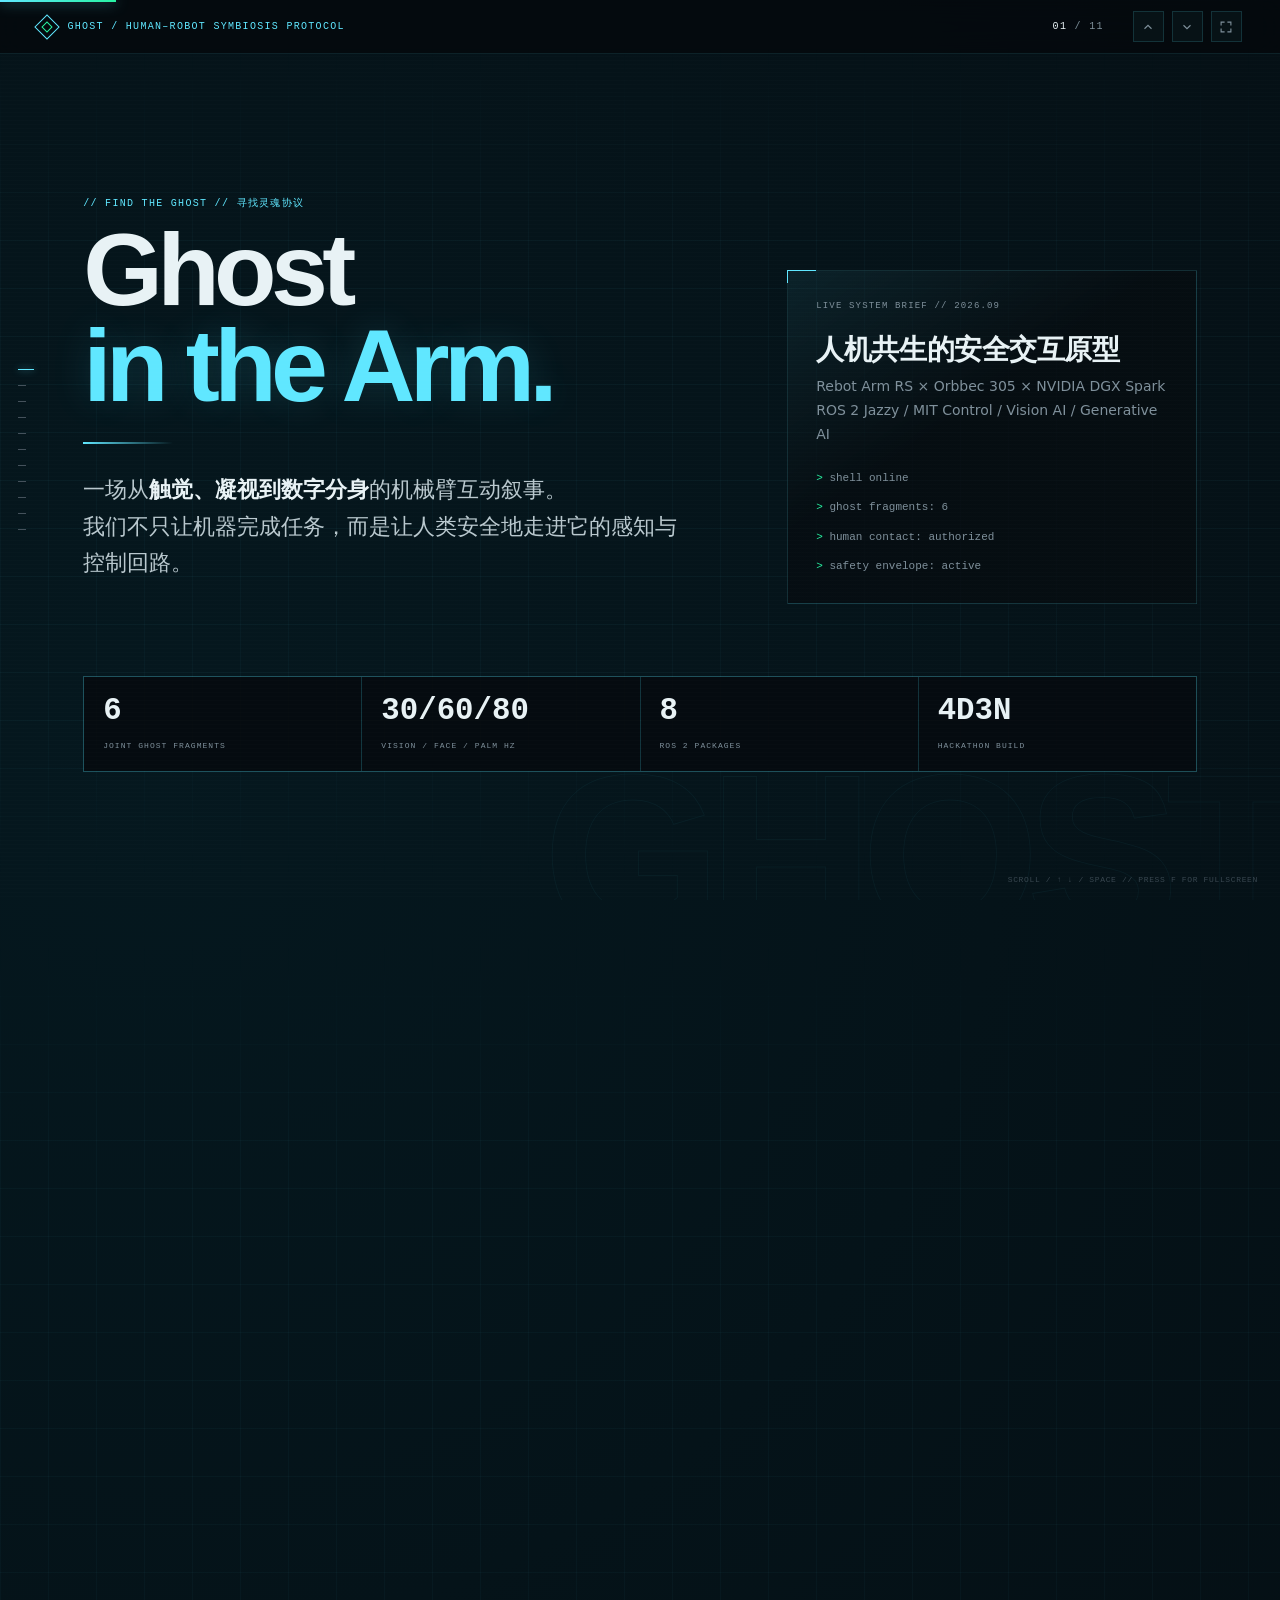
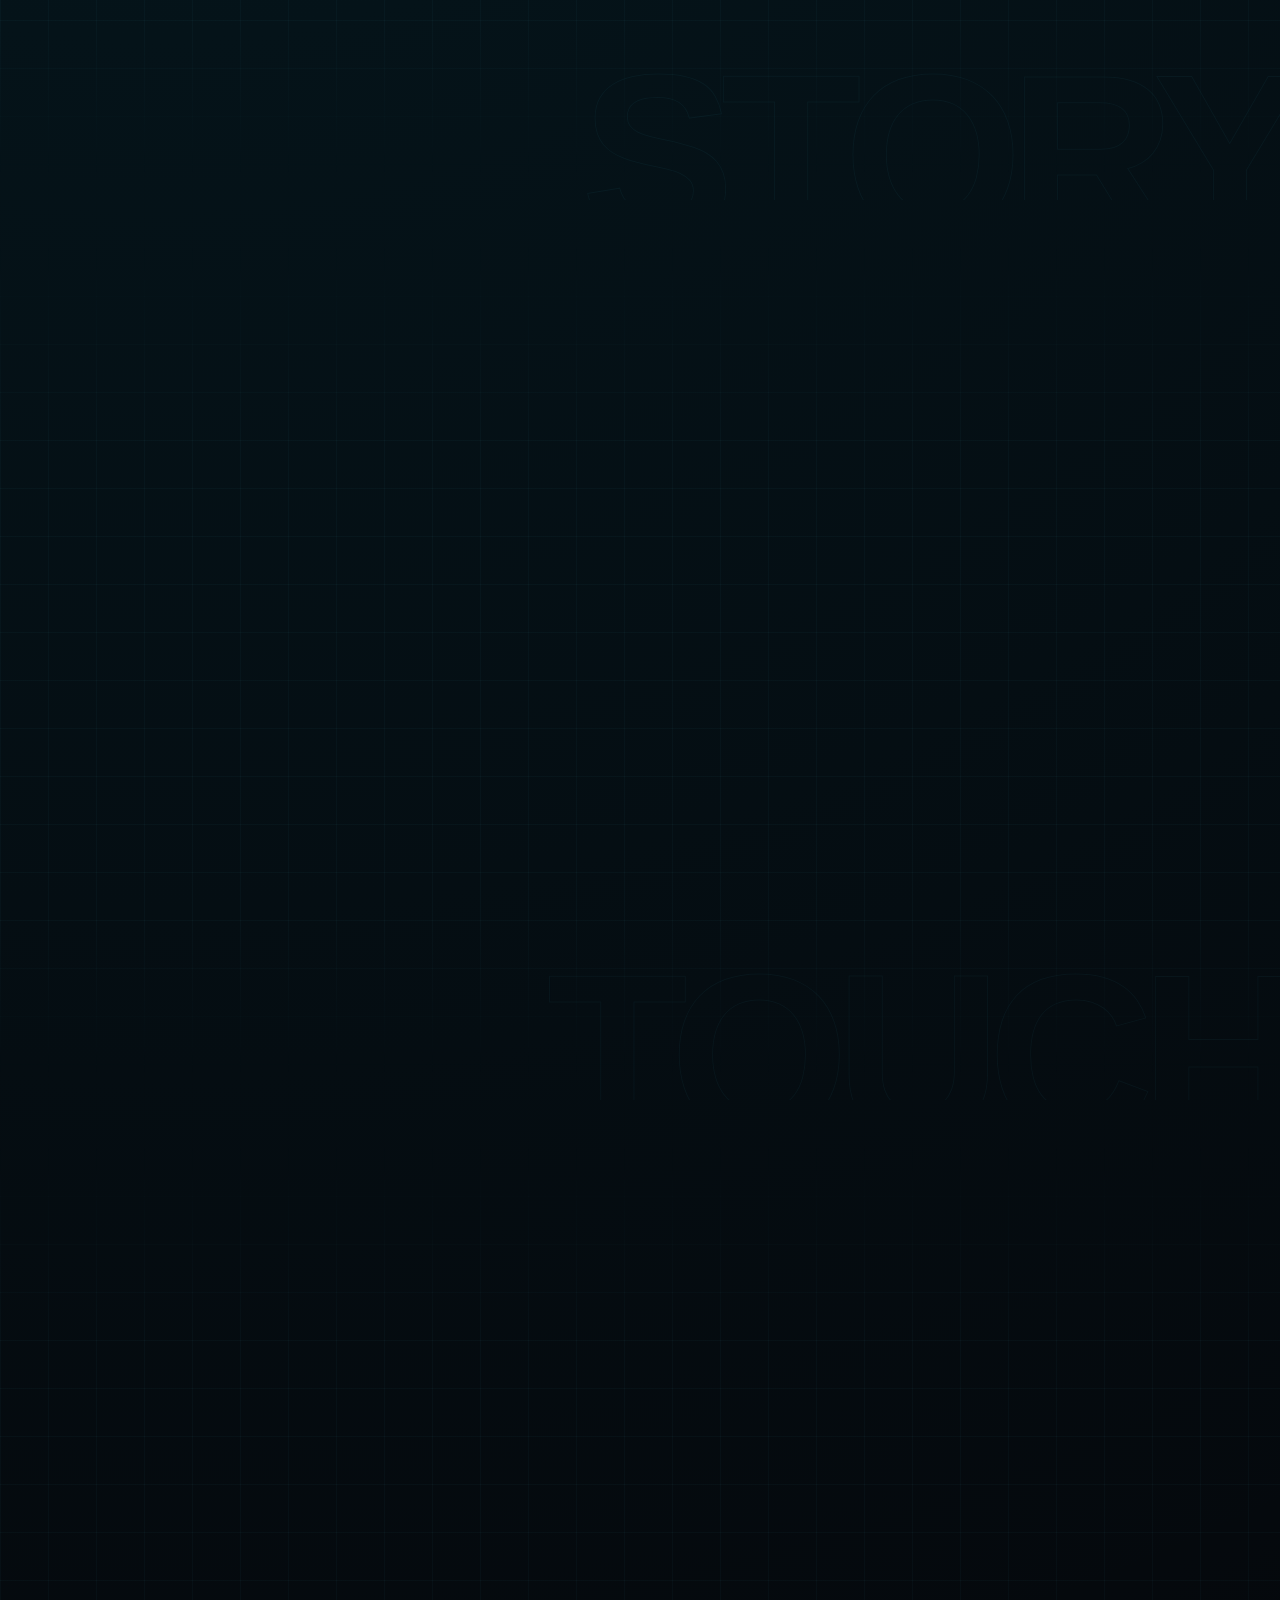
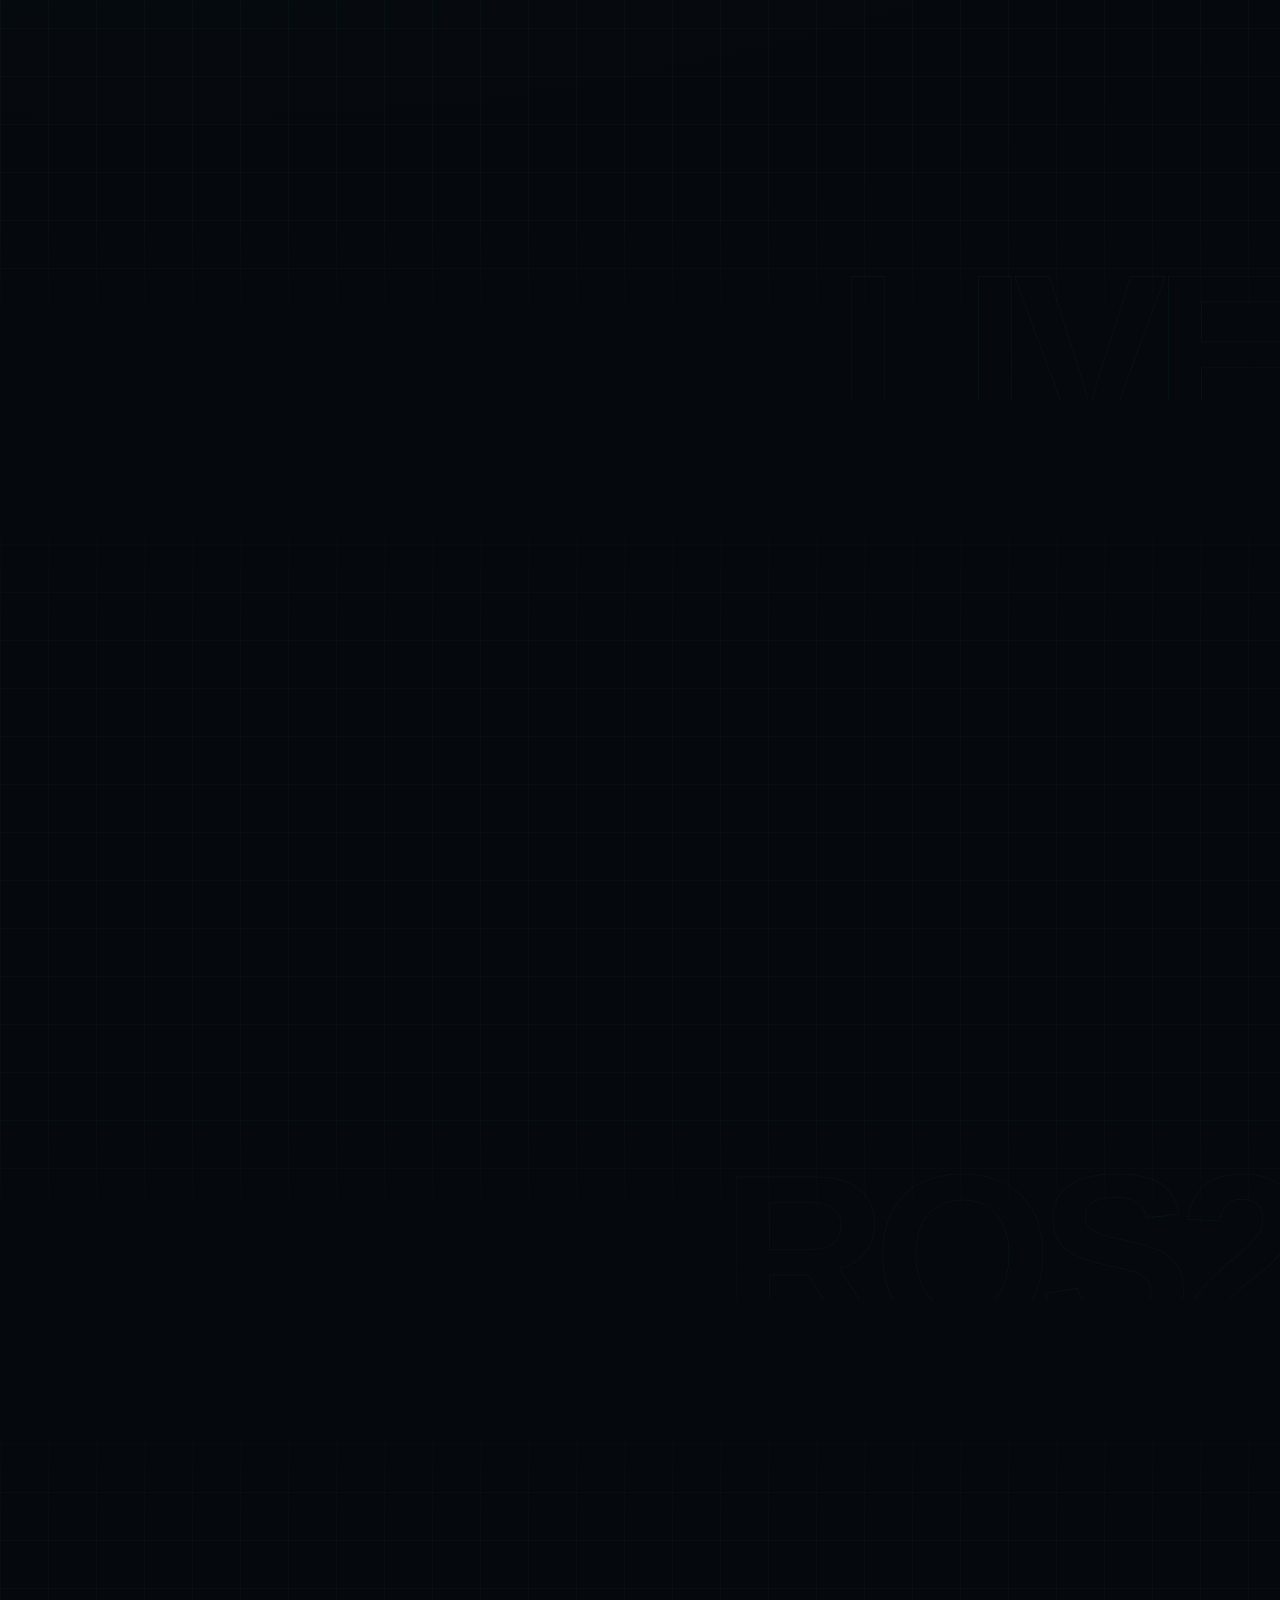
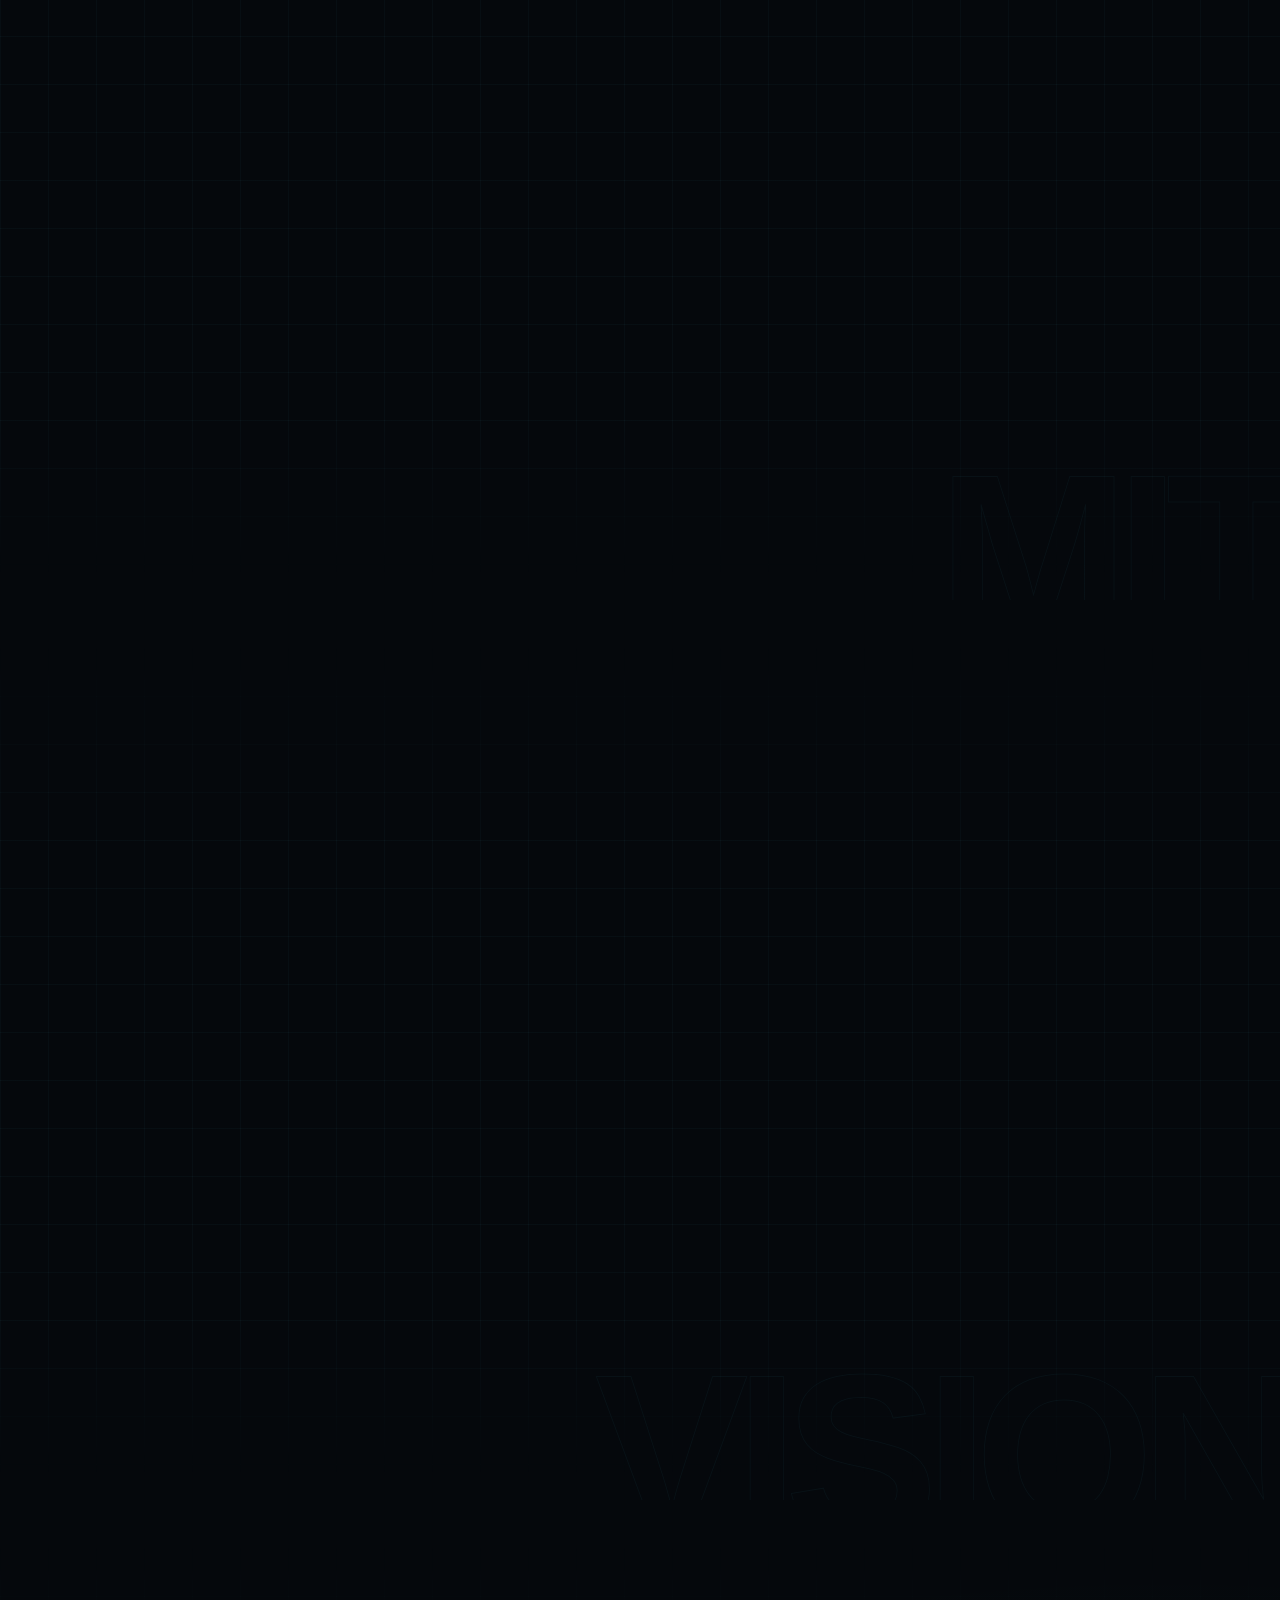
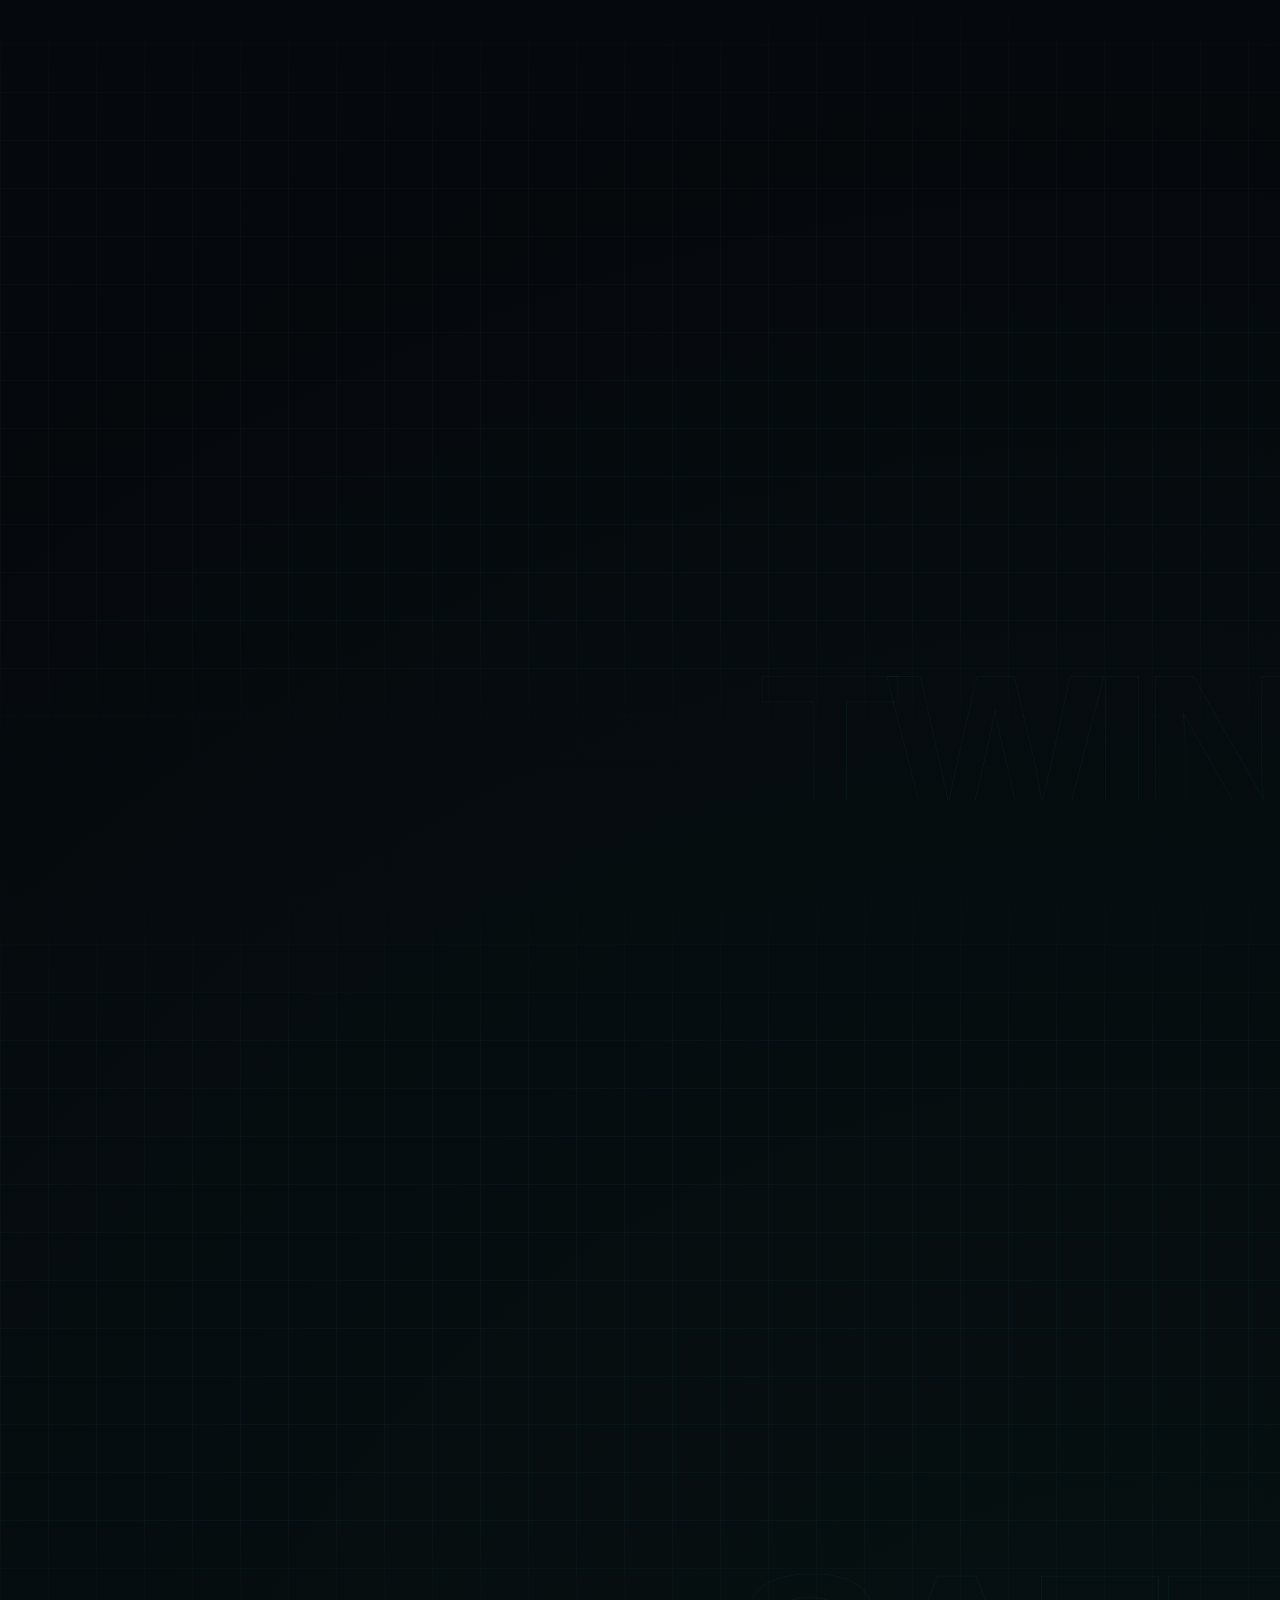
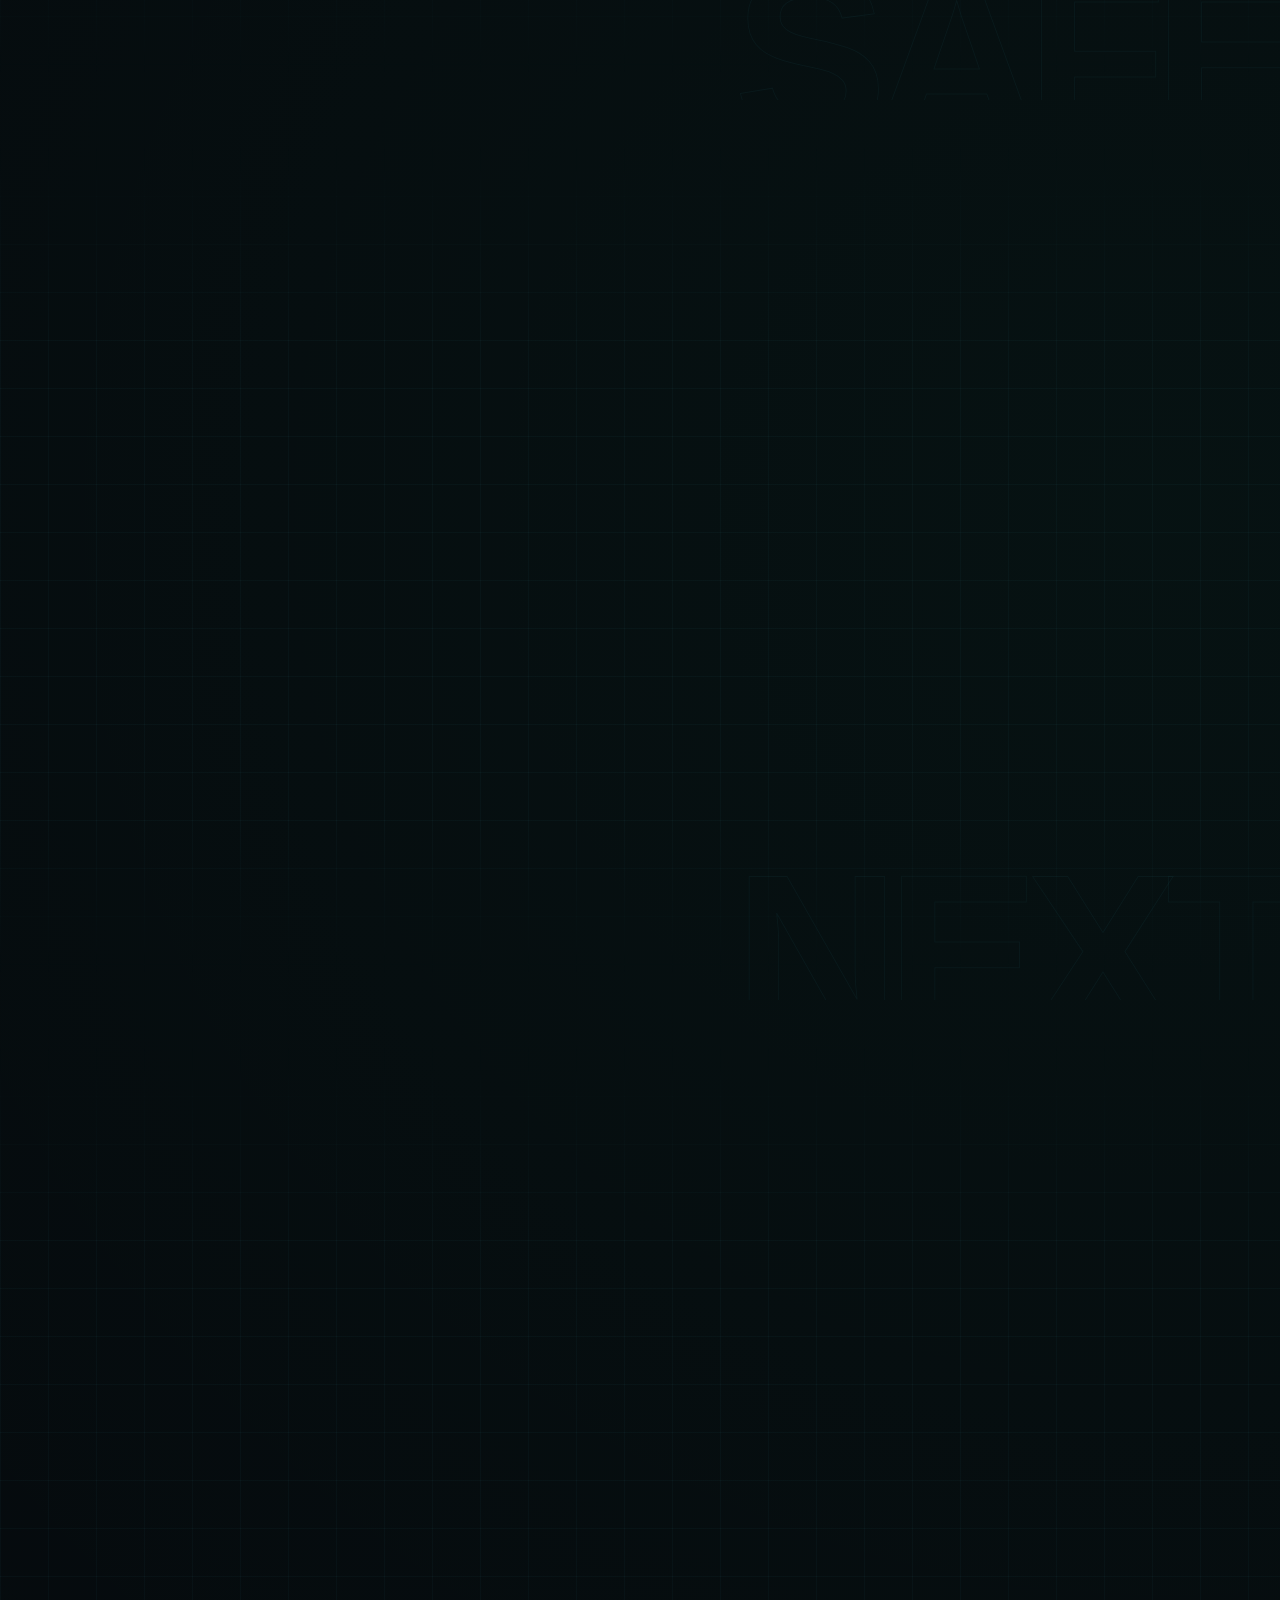
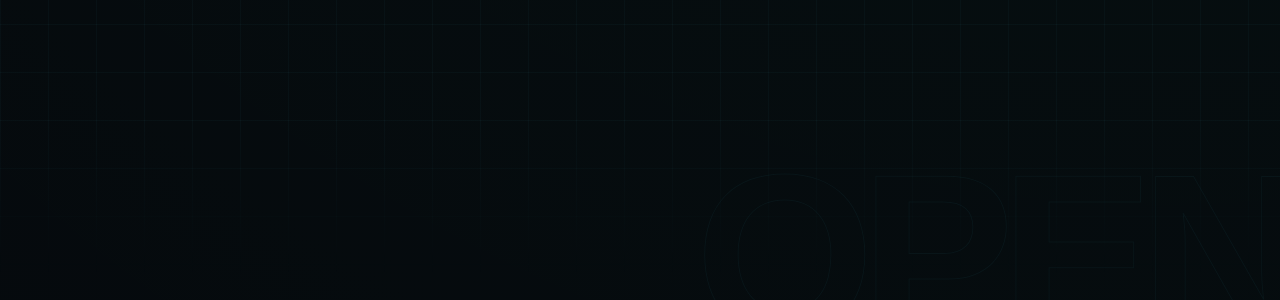
<file: ghost_game_orchestrator/web/roadshow.html>
<!doctype html>
<html lang="zh-CN">
<head>
  <meta charset="utf-8">
  <meta name="viewport" content="width=device-width, initial-scale=1">
  <meta name="theme-color" content="#070b10">
  <meta name="description" content="Ghost Game 机械臂人机共生互动装置路演介绍">
  <title>Ghost Game // 人机共生协议</title>
  <style>
    :root {
      --ink: #e8f2f5;
      --muted: #7f909b;
      --dim: #44515b;
      --void: #05080c;
      --shell: #091016;
      --panel: rgba(12, 22, 29, .84);
      --line: rgba(96, 231, 255, .15);
      --line-hot: rgba(96, 231, 255, .48);
      --cyan: #60e7ff;
      --cyan-2: #00b8dc;
      --green: #28f3a3;
      --amber: #ffd166;
      --red: #ff5370;
      --blue: #7699ff;
      --mono: "SFMono-Regular", "Cascadia Code", "Roboto Mono", Consolas, monospace;
      --sans: Inter, "PingFang SC", "Microsoft YaHei", system-ui, sans-serif;
      --display: "Arial Narrow", "PingFang SC", "Microsoft YaHei", sans-serif;
      --ease: cubic-bezier(.16, 1, .3, 1);
    }

    * { box-sizing: border-box; }
    html { scroll-behavior: smooth; scroll-snap-type: y mandatory; background: var(--void); }
    body {
      margin: 0;
      color: var(--ink);
      background:
        radial-gradient(circle at 12% 8%, rgba(0, 184, 220, .09), transparent 30%),
        radial-gradient(circle at 91% 86%, rgba(40, 243, 163, .045), transparent 26%),
        var(--void);
      font-family: var(--sans);
      overflow-x: hidden;
    }
    body::before {
      content: "";
      position: fixed;
      inset: 0;
      z-index: 20;
      pointer-events: none;
      opacity: .34;
      background: repeating-linear-gradient(0deg, transparent 0 3px, rgba(255,255,255,.012) 3px 4px);
      mix-blend-mode: screen;
    }
    a { color: inherit; }
    button { font: inherit; }
    ::selection { color: #001319; background: var(--cyan); }

    .deck-progress {
      position: fixed;
      z-index: 40;
      top: 0;
      left: 0;
      width: 0;
      height: 2px;
      background: linear-gradient(90deg, var(--cyan), var(--green));
      box-shadow: 0 0 14px rgba(96, 231, 255, .8);
      transition: width .35s var(--ease);
    }
    .topbar {
      position: fixed;
      z-index: 30;
      top: 0;
      right: 0;
      left: 0;
      display: flex;
      align-items: center;
      justify-content: space-between;
      height: 54px;
      padding: 0 clamp(18px, 3vw, 48px);
      border-bottom: 1px solid rgba(96, 231, 255, .11);
      background: rgba(5, 8, 12, .78);
      backdrop-filter: blur(14px);
    }
    .brand,
    .deck-counter,
    .eyebrow,
    .micro,
    .chip,
    .metric-label,
    .node-code,
    .section-index,
    .footnote { font-family: var(--mono); text-transform: uppercase; letter-spacing: .13em; }
    .brand { display: flex; align-items: center; gap: 11px; font-size: 10px; color: var(--cyan); }
    .brand-mark { position: relative; width: 18px; height: 18px; border: 1px solid var(--cyan); transform: rotate(45deg); }
    .brand-mark::after { content: ""; position: absolute; inset: 4px; border: 1px solid var(--green); }
    .top-actions { display: flex; align-items: center; gap: 8px; }
    .deck-counter { min-width: 72px; color: var(--muted); font-size: 10px; }
    .deck-counter b { color: var(--ink); font-weight: 500; }
    .icon-button {
      display: grid;
      place-items: center;
      width: 31px;
      height: 31px;
      border: 1px solid var(--line);
      background: rgba(96, 231, 255, .035);
      color: var(--muted);
      cursor: pointer;
      transition: color .2s, border-color .2s, background .2s;
    }
    .icon-button:hover { color: var(--cyan); border-color: var(--line-hot); background: rgba(96,231,255,.08); }
    .icon-button svg { width: 14px; height: 14px; fill: none; stroke: currentColor; stroke-width: 1.6; }

    .rail {
      position: fixed;
      z-index: 30;
      top: 50%;
      left: clamp(10px, 1.4vw, 24px);
      display: grid;
      gap: 8px;
      transform: translateY(-50%);
    }
    .rail a {
      position: relative;
      display: block;
      width: 16px;
      height: 8px;
      text-decoration: none;
    }
    .rail a::before {
      content: "";
      position: absolute;
      top: 3px;
      left: 0;
      width: 8px;
      height: 1px;
      background: var(--dim);
      transition: width .25s var(--ease), background .25s, box-shadow .25s;
    }
    .rail a.active::before { width: 16px; background: var(--cyan); box-shadow: 0 0 7px rgba(96,231,255,.7); }

    .slide {
      position: relative;
      min-height: 100svh;
      scroll-snap-align: start;
      scroll-snap-stop: always;
      display: grid;
      align-items: center;
      padding: 82px clamp(28px, 6.5vw, 112px) 50px;
      isolation: isolate;
      overflow: hidden;
    }
    .slide::before {
      content: "";
      position: absolute;
      z-index: -2;
      inset: 0;
      background-image:
        linear-gradient(rgba(96,231,255,.03) 1px, transparent 1px),
        linear-gradient(90deg, rgba(96,231,255,.03) 1px, transparent 1px);
      background-size: 48px 48px;
      mask-image: linear-gradient(to bottom, transparent 4%, black 27%, black 80%, transparent 98%);
    }
    .slide::after {
      content: attr(data-watermark);
      position: absolute;
      z-index: -1;
      right: -1vw;
      bottom: -3vw;
      color: transparent;
      -webkit-text-stroke: 1px rgba(96,231,255,.045);
      font: 800 clamp(90px, 18vw, 260px)/.72 var(--display);
      letter-spacing: -.06em;
      white-space: nowrap;
      pointer-events: none;
    }
    .slide-inner { width: min(1420px, 100%); margin: 0 auto; }
    .section-head { display: flex; align-items: flex-start; justify-content: space-between; gap: 28px; margin-bottom: clamp(24px, 3vw, 46px); }
    .section-index { color: var(--cyan); font-size: 10px; }
    .section-index::before { content: "[ "; color: var(--dim); }
    .section-index::after { content: " ]"; color: var(--dim); }
    .eyebrow { margin-bottom: 12px; color: var(--cyan); font-size: 10px; }
    h1, h2, h3, p { margin-top: 0; }
    h1, h2, h3 { font-family: var(--display); }
    h1 { max-width: 1040px; margin-bottom: 24px; font-size: clamp(52px, 8vw, 126px); line-height: .94; letter-spacing: -.055em; font-weight: 800; }
    h1 em { display: block; color: var(--cyan); font-style: normal; text-shadow: 0 0 38px rgba(96,231,255,.16); }
    h2 { margin-bottom: 0; font-size: clamp(34px, 4.4vw, 70px); line-height: 1.02; letter-spacing: -.035em; font-weight: 720; }
    h2 span { color: var(--cyan); }
    h3 { font-size: 20px; line-height: 1.25; letter-spacing: -.015em; }
    .lede { max-width: 900px; color: #b9c8ce; font-size: clamp(17px, 1.7vw, 24px); line-height: 1.68; }
    .lede strong { color: var(--ink); font-weight: 600; }
    .micro { color: var(--muted); font-size: 9px; line-height: 1.65; }
    .accent { color: var(--cyan); }
    .success { color: var(--green); }
    .warning { color: var(--amber); }
    .danger { color: var(--red); }

    .hero-grid { display: grid; grid-template-columns: minmax(0, 1.2fr) minmax(300px, .8fr); gap: clamp(38px, 7vw, 120px); align-items: end; }
    .hero-copy { padding-top: 4vh; }
    .hero-line { width: 90px; height: 2px; margin: 28px 0; background: linear-gradient(90deg, var(--cyan), transparent); }
    .hero-aside { position: relative; padding: 28px; border: 1px solid var(--line); background: linear-gradient(145deg, rgba(96,231,255,.07), rgba(6,12,16,.78) 42%); }
    .hero-aside::before, .panel::before, .story-card::before, .law-card::before {
      content: "";
      position: absolute;
      top: -1px;
      left: -1px;
      width: 28px;
      height: 12px;
      border-top: 1px solid var(--cyan);
      border-left: 1px solid var(--cyan);
    }
    .terminal-lines { display: grid; gap: 12px; margin-top: 24px; font: 11px/1.55 var(--mono); color: var(--muted); }
    .terminal-lines span::before { content: "> "; color: var(--green); }
    .hero-metrics { display: grid; grid-template-columns: repeat(4, 1fr); gap: 1px; margin-top: clamp(40px, 8vh, 100px); background: var(--line); border: 1px solid var(--line); }
    .metric { min-height: 92px; padding: 19px; background: rgba(5,8,12,.92); }
    .metric b { display: block; margin-bottom: 7px; color: var(--ink); font: 600 clamp(24px, 2.4vw, 40px)/1 var(--mono); }
    .metric-label { color: var(--muted); font-size: 8px; }

    .story-grid { display: grid; grid-template-columns: repeat(3, 1fr); gap: 18px; counter-reset: story; }
    .story-card {
      position: relative;
      min-height: 390px;
      padding: 28px;
      border: 1px solid var(--line);
      background: linear-gradient(180deg, rgba(96,231,255,.055), rgba(9,16,22,.78) 33%);
      counter-increment: story;
      transition: transform .35s var(--ease), border-color .35s, background .35s;
    }
    .story-card:hover { transform: translateY(-7px); border-color: var(--line-hot); background: linear-gradient(180deg, rgba(96,231,255,.11), rgba(9,16,22,.9) 38%); }
    .story-no { color: var(--cyan); font: 10px var(--mono); letter-spacing: .14em; }
    .story-no::after { content: "0" counter(story); }
    .story-card h3 { margin: 48px 0 14px; font-size: clamp(25px, 2.5vw, 36px); }
    .story-card h3 span { display: block; margin-top: 7px; color: var(--cyan); font: 10px var(--mono); letter-spacing: .14em; text-transform: uppercase; }
    .story-card p { color: #9dafb7; font-size: 15px; line-height: 1.8; }
    .story-signal { position: absolute; right: 25px; bottom: 24px; left: 25px; display: flex; align-items: center; gap: 8px; color: var(--muted); font: 9px var(--mono); letter-spacing: .08em; }
    .story-signal i { flex: 1; height: 1px; background: linear-gradient(90deg, var(--cyan), transparent); }

    .experience-layout { display: grid; grid-template-columns: .76fr 1.24fr; gap: clamp(32px, 6vw, 90px); align-items: center; }
    .quote-block { padding: 24px 0 24px 28px; border-left: 2px solid var(--cyan); color: #c5d2d7; font-size: clamp(20px, 2.1vw, 30px); line-height: 1.55; }
    .fragment-rack { display: grid; gap: 12px; }
    .fragment-row { display: grid; grid-template-columns: 54px 1fr 116px; align-items: center; gap: 14px; padding: 15px 17px; border: 1px solid var(--line); background: rgba(9,16,22,.72); }
    .fragment-row b { font: 13px var(--mono); color: var(--cyan); }
    .fragment-track { position: relative; height: 4px; overflow: hidden; background: rgba(255,255,255,.07); }
    .fragment-track i { display: block; width: var(--level); height: 100%; background: linear-gradient(90deg, var(--cyan-2), var(--green)); box-shadow: 0 0 12px rgba(40,243,163,.38); }
    .fragment-state { text-align: right; color: var(--muted); font: 9px var(--mono); letter-spacing: .09em; }
    .fragment-row.locked { border-color: rgba(40,243,163,.28); }
    .fragment-row.locked .fragment-state { color: var(--green); }
    .state-strip { display: flex; align-items: center; gap: 8px; margin-top: 20px; flex-wrap: wrap; }
    .chip { padding: 8px 10px; border: 1px solid var(--line); color: var(--muted); font-size: 8px; }
    .chip.hot { color: var(--green); border-color: rgba(40,243,163,.32); background: rgba(40,243,163,.045); }
    .state-arrow { color: var(--dim); }

    .live-layout { display: grid; grid-template-columns: minmax(260px,.54fr) minmax(0,1.46fr); gap: clamp(38px,6vw,92px); align-items: center; }
    .live-screen {
      position: relative;
      justify-self: center;
      height: min(68svh, 650px);
      aspect-ratio: 998 / 1801;
      overflow: hidden;
      border: 1px solid rgba(96,231,255,.48);
      background: #0c1117;
      box-shadow: 0 0 0 7px rgba(7,13,18,.86), 0 0 0 8px rgba(96,231,255,.12), 0 28px 80px rgba(0,0,0,.52);
      color: inherit;
      text-decoration: none;
    }
    .live-screen::before, .live-screen::after { content: ""; position: absolute; z-index: 2; pointer-events: none; }
    .live-screen::before { inset: 0; background: linear-gradient(90deg, rgba(96,231,255,.1), transparent 8%, transparent 92%, rgba(96,231,255,.06)); box-shadow: inset 0 0 34px rgba(0,0,0,.36); }
    .live-screen::after { top: 8px; right: 8px; width: 6px; height: 6px; border-radius: 50%; background: var(--green); box-shadow: 0 0 9px var(--green); }
    .live-screen img { display: block; width: 100%; height: 100%; object-fit: cover; }
    .live-screen-label { position: absolute; z-index: 3; right: 10px; bottom: 9px; padding: 6px 8px; border: 1px solid rgba(96,231,255,.22); background: rgba(5,8,12,.86); color: var(--cyan); font: 7px var(--mono); letter-spacing: .1em; }
    .live-copy .lede { max-width: 780px; margin: 22px 0 25px; font-size: clamp(15px,1.45vw,20px); }
    .live-status { display: flex; flex-wrap: wrap; gap: 8px; margin-bottom: 18px; }
    .live-status span { padding: 8px 10px; border: 1px solid rgba(40,243,163,.2); background: rgba(40,243,163,.035); color: #78c2a5; font: 8px var(--mono); letter-spacing: .08em; }
    .live-map { display: grid; grid-template-columns: repeat(3,1fr); gap: 11px; counter-reset: live-zone; }
    .live-zone { position: relative; min-height: 162px; padding: 20px; border: 1px solid var(--line); background: rgba(9,16,22,.8); counter-increment: live-zone; }
    .live-zone::before { content: "0" counter(live-zone); display: block; margin-bottom: 28px; color: var(--cyan); font: 9px var(--mono); }
    .live-zone h3 { margin-bottom: 9px; font-size: 18px; }
    .live-zone p { margin: 0; color: var(--muted); font-size: 12px; line-height: 1.65; }
    .live-flow { display: flex; align-items: center; gap: 12px; margin-top: 15px; color: var(--muted); font: 8px var(--mono); letter-spacing: .08em; }
    .live-flow i { flex: 1; height: 1px; background: linear-gradient(90deg, var(--cyan), var(--green)); opacity: .55; }

    .architecture {
      display: grid;
      grid-template-columns: 1fr 36px 1.08fr 36px 1fr 36px .86fr;
      align-items: stretch;
      gap: 0;
    }
    .arch-column { display: grid; gap: 11px; align-content: center; }
    .arch-title { margin-bottom: 5px; color: var(--muted); font: 9px var(--mono); letter-spacing: .12em; text-transform: uppercase; }
    .arch-node { position: relative; padding: 17px; border: 1px solid var(--line); background: var(--panel); }
    .arch-node.primary { border-color: rgba(96,231,255,.42); background: linear-gradient(135deg, rgba(96,231,255,.1), rgba(9,16,22,.86)); }
    .arch-node.cloud { border-style: dashed; }
    .arch-node strong { display: block; margin-bottom: 6px; font-size: 14px; font-weight: 600; }
    .node-code { color: var(--muted); font-size: 7px; line-height: 1.5; }
    .arch-arrow { display: grid; place-items: center; color: var(--cyan); font: 18px var(--mono); opacity: .65; }
    .bus { grid-column: 1 / -1; display: flex; align-items: center; gap: 14px; margin-top: 20px; padding: 12px 18px; border: 1px solid rgba(118,153,255,.22); background: rgba(118,153,255,.04); color: #9eb2ff; font: 9px var(--mono); letter-spacing: .09em; }
    .bus i { flex: 1; height: 1px; background: linear-gradient(90deg, rgba(118,153,255,.1), rgba(118,153,255,.7), rgba(118,153,255,.1)); }

    .mit-layout { display: grid; grid-template-columns: minmax(290px,.72fr) minmax(560px,1.28fr); gap: clamp(30px,5vw,72px); align-items: center; }
    .formula { margin: 26px 0; padding: 22px 20px; border: 1px solid var(--line-hot); background: rgba(96,231,255,.055); font: clamp(17px,1.75vw,26px)/1.5 var(--mono); color: var(--cyan); white-space: nowrap; }
    .formula small { display: block; margin-top: 10px; color: var(--muted); font-size: 9px; letter-spacing: .08em; white-space: normal; }
    .mode-buttons { display: flex; gap: 8px; flex-wrap: wrap; }
    .mode-button { padding: 9px 12px; border: 1px solid var(--line); background: transparent; color: var(--muted); font: 9px var(--mono); cursor: pointer; }
    .mode-button.active { color: var(--cyan); border-color: var(--line-hot); background: rgba(96,231,255,.08); }
    .control-stack { display: grid; gap: 12px; }
    .stack-layer { position: relative; display: grid; grid-template-columns: 112px 1fr; min-height: 92px; border: 1px solid var(--line); background: rgba(9,16,22,.84); transition: opacity .25s, border-color .25s, transform .25s; }
    .stack-label { display: grid; place-items: center; padding: 14px; border-right: 1px solid var(--line); color: var(--cyan); font: 9px/1.5 var(--mono); letter-spacing: .1em; text-align: center; }
    .stack-content { display: grid; grid-template-columns: repeat(3, 1fr); gap: 9px; align-items: center; padding: 12px; }
    .stack-box { min-height: 58px; padding: 11px; border: 1px solid rgba(255,255,255,.08); background: rgba(255,255,255,.018); }
    .stack-box b { display: block; margin-bottom: 4px; font: 10px var(--mono); color: #c9d6da; }
    .stack-box small { color: var(--muted); font: 8px/1.55 var(--mono); }
    .stack-layer.output { border-color: rgba(40,243,163,.34); }
    .stack-layer.output .stack-label { color: var(--green); border-color: rgba(40,243,163,.2); }
    .stack-layer.hardware { min-height: 70px; border-color: rgba(255,209,102,.24); }
    .stack-layer.hardware .stack-label { color: var(--amber); }
    .control-stack[data-mode="free"] [data-path]:not([data-path~="free"]),
    .control-stack[data-mode="locked"] [data-path]:not([data-path~="locked"]),
    .control-stack[data-mode="trajectory"] [data-path]:not([data-path~="trajectory"]) { opacity: .26; }
    .control-stack [data-path] { transition: opacity .25s, border-color .25s, background .25s; }
    .control-stack[data-mode="free"] [data-path~="free"],
    .control-stack[data-mode="locked"] [data-path~="locked"],
    .control-stack[data-mode="trajectory"] [data-path~="trajectory"] { border-color: rgba(96,231,255,.42); background: rgba(96,231,255,.075); }
    .safety-tags { display: flex; flex-wrap: wrap; gap: 7px; margin-top: 18px; }
    .safety-tags span { padding: 7px 9px; border: 1px solid rgba(40,243,163,.18); color: #86bca8; font: 8px var(--mono); }

    .perception-grid { display: grid; grid-template-columns: repeat(2, 1fr); gap: 16px; }
    .panel { position: relative; padding: clamp(22px,2.4vw,34px); border: 1px solid var(--line); background: var(--panel); }
    .panel h3 { margin-bottom: 12px; font-size: 24px; }
    .panel p { color: #9eafb6; line-height: 1.75; font-size: 14px; }
    .signal-row { display: grid; grid-template-columns: 84px 1fr auto; align-items: center; gap: 12px; margin-top: 14px; color: var(--muted); font: 8px var(--mono); }
    .signal-row i { height: 3px; overflow: hidden; background: rgba(255,255,255,.06); }
    .signal-row i::after { content: ""; display: block; width: var(--signal); height: 100%; background: var(--cyan); box-shadow: 0 0 9px rgba(96,231,255,.5); }
    .spec-list { display: grid; grid-template-columns: repeat(3,1fr); gap: 8px; margin-top: 19px; }
    .spec { padding: 11px; border: 1px solid rgba(255,255,255,.07); }
    .spec b { display: block; margin-bottom: 5px; color: var(--cyan); font: 15px var(--mono); }
    .spec small { color: var(--muted); font: 7px/1.45 var(--mono); letter-spacing: .08em; }

    .pipeline { display: grid; grid-template-columns: .8fr 36px 1fr 36px 1fr 36px .9fr; align-items: center; }
    .pipe-node { min-height: 150px; padding: 22px; border: 1px solid var(--line); background: var(--panel); }
    .pipe-node.source { border-color: rgba(96,231,255,.38); }
    .pipe-node.result { border-color: rgba(40,243,163,.3); }
    .pipe-node b { display: block; margin: 8px 0 10px; font-size: 17px; }
    .pipe-node p { margin: 0; color: var(--muted); font-size: 12px; line-height: 1.65; }
    .pipe-split { display: grid; gap: 10px; }
    .pipe-arrow { text-align: center; color: var(--cyan); font: 20px var(--mono); opacity: .65; }
    .latency-mask { display: grid; grid-template-columns: auto 1fr auto; align-items: center; gap: 16px; margin-top: 24px; padding: 15px 18px; border: 1px solid rgba(255,209,102,.2); background: rgba(255,209,102,.035); color: #c4b384; font: 9px var(--mono); letter-spacing: .08em; }
    .latency-mask i { height: 1px; background: repeating-linear-gradient(90deg, var(--amber) 0 5px, transparent 5px 10px); }

    .safety-layout { display: grid; grid-template-columns: repeat(2, 1fr); gap: 18px; }
    .safety-column { padding: 28px; border: 1px solid var(--line); background: var(--panel); }
    .safety-column.passive { border-color: rgba(40,243,163,.25); }
    .safety-column.active { border-color: rgba(96,231,255,.3); }
    .safety-column h3 span { display: block; margin-bottom: 7px; font: 8px var(--mono); color: var(--muted); letter-spacing: .12em; }
    .check-list { display: grid; gap: 12px; margin: 22px 0 0; padding: 0; list-style: none; }
    .check-list li { position: relative; padding: 0 0 0 20px; color: #a8b8be; font-size: 14px; line-height: 1.55; }
    .check-list li::before { content: "+"; position: absolute; left: 0; color: var(--green); font: 12px var(--mono); }
    .law-grid { display: grid; grid-template-columns: repeat(3, 1fr); gap: 12px; margin-top: 18px; }
    .law-card { position: relative; min-height: 160px; padding: 20px; border: 1px solid rgba(255,255,255,.09); background: rgba(5,8,12,.66); }
    .law-card b { display: block; margin-bottom: 12px; color: var(--amber); font: 12px var(--mono); }
    .law-card p { margin: 0; color: #9eafb6; font-size: 13px; line-height: 1.65; }
    .law-card small { display: block; margin-top: 12px; color: var(--cyan); font: 8px/1.5 var(--mono); }

    .market-grid { display: grid; grid-template-columns: repeat(3, 1fr); gap: 16px; }
    .market-card { min-height: 255px; padding: 26px; border: 1px solid var(--line); background: linear-gradient(150deg, rgba(96,231,255,.055), rgba(9,16,22,.78) 36%); }
    .market-icon { display: grid; place-items: center; width: 44px; height: 44px; margin-bottom: 36px; border: 1px solid var(--line-hot); color: var(--cyan); font: 14px var(--mono); }
    .market-card h3 { margin-bottom: 12px; font-size: 23px; }
    .market-card p { color: var(--muted); font-size: 14px; line-height: 1.7; }
    .market-foot { margin-top: 10px; color: var(--green); font: 8px var(--mono); letter-spacing: .08em; }

    .final-grid { display: grid; grid-template-columns: 1.2fr .8fr; gap: clamp(42px,8vw,130px); align-items: center; }
    .manifesto { max-width: 920px; font-size: clamp(27px,3.6vw,55px); line-height: 1.28; letter-spacing: -.03em; font-weight: 650; }
    .manifesto span { color: var(--cyan); }
    .repo-card { position: relative; padding: 28px; border: 1px solid var(--line-hot); background: linear-gradient(145deg, rgba(96,231,255,.1), rgba(5,8,12,.86) 42%); }
    .repo-url { display: block; margin: 22px 0; overflow-wrap: anywhere; color: var(--cyan); font: 13px/1.6 var(--mono); }
    .repo-actions { display: flex; gap: 9px; }
    .repo-button { padding: 10px 13px; border: 1px solid var(--line-hot); background: rgba(96,231,255,.07); color: var(--ink); font: 9px var(--mono); text-decoration: none; cursor: pointer; }
    .repo-button:hover { background: rgba(96,231,255,.14); }
    .open-list { display: grid; grid-template-columns: repeat(2,1fr); gap: 8px; margin-top: 20px; }
    .open-list span { padding: 8px; border: 1px solid rgba(255,255,255,.07); color: var(--muted); font: 7px var(--mono); }
    .final-note { margin-top: 36px; color: var(--muted); font: 9px/1.6 var(--mono); letter-spacing: .08em; }

    .presenter-hint { position: fixed; z-index: 30; right: 22px; bottom: 16px; color: #394750; font: 8px var(--mono); letter-spacing: .08em; }
    .reveal { opacity: 0; transform: translateY(24px); transition: opacity .7s var(--ease), transform .7s var(--ease); }
    .slide.in-view .reveal { opacity: 1; transform: translateY(0); }
    .slide.in-view .reveal:nth-child(2) { transition-delay: .08s; }
    .slide.in-view .reveal:nth-child(3) { transition-delay: .16s; }

    @media (max-width: 980px) {
      html { scroll-snap-type: none; }
      .slide { min-height: auto; padding-top: 88px; padding-bottom: 70px; }
      .hero-grid, .experience-layout, .live-layout, .mit-layout, .final-grid { grid-template-columns: 1fr; }
      .story-grid, .market-grid, .law-grid { grid-template-columns: 1fr; }
      .story-card { min-height: 300px; }
      .live-screen { width: min(72vw, 430px); height: auto; aspect-ratio: 998 / 1801; }
      .live-map { grid-template-columns: 1fr; }
      .architecture, .pipeline { grid-template-columns: 1fr; gap: 10px; }
      .arch-arrow, .pipe-arrow { transform: rotate(90deg); height: 28px; }
      .bus { grid-column: 1; }
      .perception-grid, .safety-layout { grid-template-columns: 1fr; }
      .rail { display: none; }
      .hero-metrics { grid-template-columns: repeat(2,1fr); }
    }
    @media (max-width: 600px) {
      .topbar { padding: 0 14px; }
      .brand span:last-child, .presenter-hint { display: none; }
      .slide { padding-right: 18px; padding-left: 18px; }
      h1 { font-size: 48px; }
      .hero-metrics { grid-template-columns: 1fr 1fr; }
      .metric { min-height: 80px; padding: 14px; }
      .fragment-row { grid-template-columns: 42px 1fr; }
      .fragment-state { grid-column: 2; text-align: left; }
      .stack-layer { grid-template-columns: 1fr; }
      .stack-label { border-right: 0; border-bottom: 1px solid var(--line); }
      .stack-content { grid-template-columns: 1fr; }
      .spec-list, .open-list { grid-template-columns: 1fr; }
    }
    @media (prefers-reduced-motion: reduce) {
      html { scroll-behavior: auto; }
      *, *::before, *::after { animation: none !important; transition: none !important; }
      .reveal { opacity: 1; transform: none; }
    }
    @media print {
      @page { size: 16in 9in; margin: 0; }
      html { scroll-snap-type: none; }
      body { background: var(--void); print-color-adjust: exact; -webkit-print-color-adjust: exact; }
      .topbar, .rail, .presenter-hint, .deck-progress { display: none !important; }
      .slide { min-height: 9in; height: 9in; page-break-after: always; padding: .55in .75in; }
      .reveal { opacity: 1; transform: none; }
    }
  </style>
</head>
<body>
  <div class="deck-progress" id="deck-progress"></div>
  <header class="topbar">
    <div class="brand"><i class="brand-mark" aria-hidden="true"></i><span>GHOST / HUMAN–ROBOT SYMBIOSIS PROTOCOL</span></div>
    <div class="top-actions">
      <span class="deck-counter"><b id="current-slide">01</b> / <span id="total-slides">11</span></span>
      <button class="icon-button" id="prev-slide" aria-label="上一页" title="上一页">
        <svg viewBox="0 0 20 20"><path d="M15 12.5 10 7.5l-5 5"/></svg>
      </button>
      <button class="icon-button" id="next-slide" aria-label="下一页" title="下一页">
        <svg viewBox="0 0 20 20"><path d="m5 7.5 5 5 5-5"/></svg>
      </button>
      <button class="icon-button" id="fullscreen" aria-label="全屏" title="全屏演示">
        <svg viewBox="0 0 20 20"><path d="M3 8V3h5M12 3h5v5M17 12v5h-5M8 17H3v-5"/></svg>
      </button>
    </div>
  </header>
  <nav class="rail" id="rail" aria-label="演示章节"></nav>

  <main>
    <section class="slide" id="cover" data-watermark="GHOST" aria-label="封面">
      <div class="slide-inner">
        <div class="hero-grid">
          <div class="hero-copy reveal">
            <div class="eyebrow">// FIND THE GHOST // 寻找灵魂协议</div>
            <h1>Ghost<br><em>in the Arm.</em></h1>
            <div class="hero-line"></div>
            <p class="lede">一场从<strong>触觉、凝视到数字分身</strong>的机械臂互动叙事。<br>
              我们不只让机器完成任务，而是让人类安全地走进它的感知与控制回路。</p>
          </div>
          <aside class="hero-aside reveal">
            <div class="micro">LIVE SYSTEM BRIEF // 2026.09</div>
            <h3 style="margin:18px 0 8px;font-size:28px">人机共生的安全交互原型</h3>
            <p style="color:var(--muted);line-height:1.7;font-size:14px">Rebot Arm RS × Orbbec 305 × NVIDIA DGX Spark<br>ROS 2 Jazzy / MIT Control / Vision AI / Generative AI</p>
            <div class="terminal-lines">
              <span>shell online</span>
              <span>ghost fragments: 6</span>
              <span>human contact: authorized</span>
              <span>safety envelope: active</span>
            </div>
          </aside>
        </div>
        <div class="hero-metrics reveal">
          <div class="metric"><b>6</b><span class="metric-label">JOINT GHOST FRAGMENTS</span></div>
          <div class="metric"><b>30/60/80</b><span class="metric-label">VISION / FACE / PALM HZ</span></div>
          <div class="metric"><b>8</b><span class="metric-label">ROS 2 PACKAGES</span></div>
          <div class="metric"><b>4D3N</b><span class="metric-label">HACKATHON BUILD</span></div>
        </div>
      </div>
    </section>

    <section class="slide" id="story" data-watermark="STORY" aria-label="故事三幕">
      <div class="slide-inner">
        <div class="section-head reveal">
          <div><div class="eyebrow">// NARRATIVE FIRST</div><h2>一台机械臂，<br><span>三次关系变化。</span></h2></div>
          <span class="section-index">01 / STORY ARC</span>
        </div>
        <div class="story-grid reveal">
          <article class="story-card">
            <span class="story-no"></span>
            <h3>寻找 Ghost <span>FIND THE GHOST</span></h3>
            <p>机械臂陷入沉睡。观众用手扮动六个关节，寻找隐藏的角度。每找到一枚意识碎片，那个关节便从柔软变得坚定。</p>
            <div class="story-signal"><span>TOUCH → TRUST</span><i></i><span>01</span></div>
          </article>
          <article class="story-card">
            <span class="story-no"></span>
            <h3>Ghost 苏醒 <span>THE OPTICAL NERVE</span></h3>
            <p>六枚碎片归位，视觉神经接管。末端相机寻找面孔、对准凝视，绕行打量，仿佛机器第一次意识到“你”。</p>
            <div class="story-signal"><span>GAZE → RECOGNITION</span><i></i><span>02</span></div>
          </article>
          <article class="story-card">
            <span class="story-no"></span>
            <h3>镜像协议 <span>MIRROR PROTOCOL</span></h3>
            <p>张开手掌，近一步，Ghost 便后退；退一步，它便向你探来。同时，你的赛博档案与 3D 意识镜像正在后台生成。</p>
            <div class="story-signal"><span>MOTION → COEXISTENCE</span><i></i><span>03</span></div>
          </article>
        </div>
      </div>
    </section>

    <section class="slide" id="experience" data-watermark="TOUCH" aria-label="寻找 Ghost 互动">
      <div class="slide-inner experience-layout">
        <div class="reveal">
          <div class="eyebrow">// ACT 01 // HAPTIC GAMEPLAY</div>
          <h2>“找到”不在屏幕上，<br><span>而在手上。</span></h2>
          <p class="lede" style="font-size:18px;margin-top:24px">观众直接成为控制回路的一部分。低阻尼提供可回驱的自由；命中区间 + 0.3 s dwell 排除偶然穿越；阻抗刚度平滑爬升，给出可感知的“找到了”。</p>
          <div class="quote-block">这不是按下按钮。<br>这是和机器一起完成一次触觉握手。</div>
          <div class="state-strip">
            <span class="chip">FREE / KP=0</span><span class="state-arrow">→</span>
            <span class="chip">LOCKING / RAMP</span><span class="state-arrow">→</span>
            <span class="chip hot">LOCKED / HOLD</span>
          </div>
        </div>
        <div class="fragment-rack reveal" aria-label="Ghost 碎片示意">
          <div class="fragment-row locked"><b>J01</b><span class="fragment-track"><i style="--level:100%"></i></span><span class="fragment-state">FRAGMENT FOUND</span></div>
          <div class="fragment-row locked"><b>J02</b><span class="fragment-track"><i style="--level:100%"></i></span><span class="fragment-state">FRAGMENT FOUND</span></div>
          <div class="fragment-row"><b>J03</b><span class="fragment-track"><i style="--level:82%"></i></span><span class="fragment-state">SEARCHING 0.08 RAD</span></div>
          <div class="fragment-row locked"><b>J04</b><span class="fragment-track"><i style="--level:100%"></i></span><span class="fragment-state">FRAGMENT FOUND</span></div>
          <div class="fragment-row"><b>J05</b><span class="fragment-track"><i style="--level:46%"></i></span><span class="fragment-state">SEARCHING 0.31 RAD</span></div>
          <div class="fragment-row"><b>J06</b><span class="fragment-track"><i style="--level:67%"></i></span><span class="fragment-state">SEARCHING 0.17 RAD</span></div>
          <div class="micro" style="margin-top:8px">MATCH TOLERANCE 0.12 RAD // PER-JOINT INDEPENDENT STATE // GRAVITY COMPENSATED</div>
        </div>
      </div>
    </section>

    <section class="slide" id="live-demo" data-watermark="LIVE" aria-label="实机演示界面">
      <div class="slide-inner live-layout">
        <a class="live-screen reveal" href="roadshow-live-ui.png" target="_blank" rel="noreferrer" aria-label="打开完整实机演示界面截图">
          <img src="roadshow-live-ui.png" alt="Ghost Game 实机演示 Web 界面，包含游戏状态、机械臂姿态、视觉画面和三维数字分身">
          <span class="live-screen-label">FULL SYSTEM UI // CLICK TO EXPAND</span>
        </a>
        <div class="live-copy reveal">
          <div class="eyebrow">// FIELD SYSTEM // 实机演示界面</div>
          <h2>所有实时信号，<br><span>汇入同一个 Shell。</span></h2>
          <p class="lede">这不是预先渲染的视频。关节命中、机械臂姿态、相机画面、TTS 字幕、生成进度、3D 模型与观众档案都由 ROS 2 运行状态实时驱动。</p>
          <div class="live-status"><span>LIVE ROS 2 DATA</span><span>BILINGUAL NARRATIVE</span><span>3D GLB VIEWER</span><span>OPERATOR CONTROLS</span></div>
          <div class="live-map">
            <article class="live-zone"><h3>游戏与控制</h3><p>阶段状态、六枚 Ghost 碎片、启动/中止/归位，以及实时机械臂 3D 姿态汇聚在主控制台。</p></article>
            <article class="live-zone"><h3>视觉神经</h3><p>人脸与手势检测画面按游戏阶段切换，让观众看见机器此刻如何感知和锁定目标。</p></article>
            <article class="live-zone"><h3>意识镜像</h3><p>Tripo GLB 作为主视图，FLUX 风格画与 DeepSeek 赛博档案同步组成观众的数字分身。</p></article>
          </div>
          <div class="live-flow"><span>SENSOR</span><i></i><span>ROS 2</span><i></i><span>WEB MONITOR</span><i></i><span>AUDIENCE</span></div>
        </div>
      </div>
    </section>

    <section class="slide" id="architecture" data-watermark="ROS2" aria-label="系统架构">
      <div class="slide-inner">
        <div class="section-head reveal">
          <div><div class="eyebrow">// SYSTEM TOPOLOGY</div><h2>从叙事到电机，<br><span>每一层只做一件事。</span></h2></div>
          <span class="section-index">04 / ARCHITECTURE</span>
        </div>
        <div class="architecture reveal">
          <div class="arch-column">
            <div class="arch-title">EXPERIENCE LAYER</div>
            <div class="arch-node primary"><strong>Ghost Web</strong><span class="node-code">BILINGUAL UI / 3D GLB / TTS CAPTION</span></div>
            <div class="arch-node"><strong>Audience</strong><span class="node-code">TOUCH / FACE / OPEN PALM</span></div>
          </div>
          <div class="arch-arrow">→</div>
          <div class="arch-column">
            <div class="arch-title">INTELLIGENCE LAYER</div>
            <div class="arch-node primary"><strong>Ghost Game Orchestrator</strong><span class="node-code">STATE / DWELL / CONTROLLER SWITCH / SAFETY TRANSITION</span></div>
            <div class="arch-node"><strong>Unified Perception</strong><span class="node-code">YUNET FACE ↔ MEDIAPIPE GESTURE / ONE RGB WORKER</span></div>
            <div class="arch-node"><strong>Cyber TTS</strong><span class="node-code">PIPER / DOUBAO / CANCELLABLE ACTION</span></div>
          </div>
          <div class="arch-arrow">→</div>
          <div class="arch-column">
            <div class="arch-title">CONTROL LAYER</div>
            <div class="arch-node primary"><strong>ROS 2 Control Chain</strong><span class="node-code">JTC / IMPEDANCE / DAMPING / POSITION ADAPTER</span></div>
            <div class="arch-node"><strong>MIT Output</strong><span class="node-code">Q / V / KP / KD / T_FF</span></div>
            <div class="arch-node"><strong>Safety Shaping</strong><span class="node-code">LIMIT / RATE / HOLD / BLOCKED GUARD</span></div>
          </div>
          <div class="arch-arrow">→</div>
          <div class="arch-column">
            <div class="arch-title">PHYSICAL + CLOUD</div>
            <div class="arch-node"><strong>Rebot Arm RS</strong><span class="node-code">6 DOF / CAN / GRIPPER</span></div>
            <div class="arch-node"><strong>Orbbec 305</strong><span class="node-code">RGB + ALIGNED DEPTH</span></div>
            <div class="arch-node cloud"><strong>AI Services</strong><span class="node-code">FLUX / TRIPO AI / DEEPSEEK</span></div>
          </div>
          <div class="bus"><span>ROS 2 DATA BUS</span><i></i><span>TOPIC / ACTION / SERVICE / CONTROLLER INTERFACE</span></div>
        </div>
      </div>
    </section>

    <section class="slide" id="mit" data-watermark="MIT" aria-label="MIT 控制分层">
      <div class="slide-inner mit-layout">
        <div class="reveal">
          <div class="eyebrow">// CONTROL DEEP DIVE</div>
          <h2>一个常驻 MIT 输出层，<br><span>多种上层行为。</span></h2>
          <p class="lede" style="font-size:17px;margin-top:22px">游戏逻辑不在实时环里频繁切换电机模式。它只更改每个关节的平衡位置、刚度和阻尼；C++ 控制器在固定周期内完成重力补偿、边界整形与 MIT 命令下发。</p>
          <div class="formula">τ = Kp(q<sub>ref</sub> − q) + Kd(v<sub>ref</sub> − q̇) + τ<sub>ff</sub>
            <small>ONE MOTOR-SIDE TUPLE // POSITION + VELOCITY + GAINS + FEED-FORWARD</small>
          </div>
          <div class="mode-buttons" role="group" aria-label="控制路径高亮">
            <button class="mode-button active" data-mode="all">ALL PATHS</button>
            <button class="mode-button" data-mode="free">FREE</button>
            <button class="mode-button" data-mode="locked">LOCKED</button>
            <button class="mode-button" data-mode="trajectory">TRAJECTORY</button>
          </div>
          <div class="safety-tags"><span>0.02 RAD / WRITE STEP</span><span>TORQUE RATE LIMIT</span><span>WARM HANDOVER</span><span>GRAVITY FF</span></div>
        </div>
        <div class="control-stack reveal" id="control-stack" data-mode="all">
          <div class="stack-layer">
            <div class="stack-label">L3<br>BEHAVIOR</div>
            <div class="stack-content">
              <div class="stack-box" data-path="free"><b>FREE</b><small>KP=0 / LOW KD<br>BACKDRIVABLE</small></div>
              <div class="stack-box" data-path="locked"><b>LOCKED</b><small>Q=GHOST TARGET<br>KP/KD RAMP</small></div>
              <div class="stack-box" data-path="trajectory"><b>MOTION</b><small>SUCCESS / GESTURE<br>SMOOTH JTC</small></div>
            </div>
          </div>
          <div class="stack-layer">
            <div class="stack-label">L2<br>UPSTREAM</div>
            <div class="stack-content">
              <div class="stack-box" data-path="free"><b>Damping Path</b><small>GRAVITY + KD<br>OPTIONAL CHAIN</small></div>
              <div class="stack-box" data-path="locked free"><b>Direct Impedance</b><small>PER-JOINT KP/KD<br>60–80 HZ REF</small></div>
              <div class="stack-box" data-path="trajectory"><b>JTC → Impedance</b><small>DENSE TRAJECTORY<br>ZERO-END MOTION</small></div>
            </div>
          </div>
          <div class="stack-layer output" data-path="free locked trajectory">
            <div class="stack-label">L1<br>MIT OUTPUT</div>
            <div class="stack-content">
              <div class="stack-box"><b>Tuple Owner</b><small>EXCLUSIVE Q/V/KP/KD/TFF</small></div>
              <div class="stack-box"><b>Continuity</b><small>LATCHED HOLD<br>PRELOAD TRANSFER</small></div>
              <div class="stack-box"><b>Limits</b><small>STEP / TORQUE<br>FINITE CHECKS</small></div>
            </div>
          </div>
          <div class="stack-layer hardware" data-path="free locked trajectory">
            <div class="stack-label">L0<br>HARDWARE</div>
            <div class="stack-content" style="grid-template-columns:1fr 1fr">
              <div class="stack-box"><b>CAN Interface</b><small>MIT FRAME / MOTOR FEEDBACK</small></div>
              <div class="stack-box"><b>6 Joint Actuators</b><small>ENCODER / CURRENT / MOTION</small></div>
            </div>
          </div>
        </div>
      </div>
    </section>

    <section class="slide" id="perception" data-watermark="VISION" aria-label="视觉与手势">
      <div class="slide-inner">
        <div class="section-head reveal">
          <div><div class="eyebrow">// EMBODIED PERCEPTION</div><h2>相机不只是看见，<br><span>它直接改变运动。</span></h2></div>
          <span class="section-index">06 / PERCEPTION</span>
        </div>
        <div class="perception-grid reveal">
          <article class="panel">
            <div class="micro">FACE CHANNEL // YUNET</div>
            <h3>凝视、稳定、跟随</h3>
            <p>统一感知节点选择画面中最大可见人脸，扩展为完整头部 crop。bbox 面积过滤远距离观众，空间稳定 + dwell 防止误锁；J5/J4 在边界内连续对准视觉轴。</p>
            <div class="signal-row"><span>DETECTOR</span><i style="--signal:76%"></i><b>30 HZ</b></div>
            <div class="signal-row"><span>SERVO</span><i style="--signal:92%"></i><b>60 HZ</b></div>
            <div class="spec-list"><div class="spec"><b>0.30s</b><small>FACE STABLE DWELL</small></div><div class="spec"><b>0.20s</b><small>STALE FRAME FREEZE</small></div><div class="spec"><b>0.70</b><small>RAD/S WRIST LIMIT</small></div></div>
          </article>
          <article class="panel">
            <div class="micro">PALM CHANNEL // MEDIAPIPE + DEPTH</div>
            <h3>手掌成为无接触控制器</h3>
            <p>只选最大张开手掌，并将 RGB 手心与 Orbbec 对齐深度匹配。建立中性距离后，前推使机械臂后退，后撤使它前探；水平位置同时驱动 J5 视线跟随。</p>
            <div class="signal-row"><span>CONTROL</span><i style="--signal:96%"></i><b>80 HZ</b></div>
            <div class="signal-row"><span>DEPTH AGE</span><i style="--signal:61%"></i><b>&lt;300 MS</b></div>
            <div class="spec-list"><div class="spec"><b>±0.08m</b><small>CAMERA AXIS TRAVEL</small></div><div class="spec"><b>1.0</b><small>RAD/S JOINT LIMIT</small></div><div class="spec"><b>FREEZE</b><small>LOST / INVALID DEPTH</small></div></div>
          </article>
        </div>
      </div>
    </section>

    <section class="slide" id="ai" data-watermark="TWIN" aria-label="AI 生成链路">
      <div class="slide-inner">
        <div class="section-head reveal">
          <div><div class="eyebrow">// IDENTITY RECONSTRUCTION PIPELINE</div><h2>一张原始人像，<br><span>分裂成档案与数字分身。</span></h2></div>
          <span class="section-index">07 / GENERATIVE AI</span>
        </div>
        <div class="pipeline reveal">
          <div class="pipe-node source"><span class="node-code">SOURCE</span><b>Stable Head Crop</b><p>经过面积、稳定性和视觉轴居中验证的原始完整头部图像。</p></div>
          <div class="pipe-arrow">→</div>
          <div class="pipe-split">
            <div class="pipe-node"><span class="node-code">IDENTITY BRANCH</span><b>DeepSeek Vision</b><p>直接读取原始 crop，生成行动代号、角色定位、义体等级与意识摘要。</p></div>
            <div class="pipe-node"><span class="node-code">VISUAL BRANCH</span><b>FLUX Image Edit</b><p>保留身份几何与原有配饰，仅通过光影、色彩和背景赋予赛博视觉。</p></div>
          </div>
          <div class="pipe-arrow">→</div>
          <div class="pipe-split">
            <div class="pipe-node result"><span class="node-code">STRUCTURED JSON</span><b>Cyber Dossier</b><p>经过 schema 验证、字段规则与截断修复，在 Web 中实时解密。</p></div>
            <div class="pipe-node"><span class="node-code">IMAGE TO 3D</span><b>Tripo AI API</b><p>风格画上传、异步轮询生成任务，返回带 PBR 材质的 GLB 模型。</p></div>
          </div>
          <div class="pipe-arrow">→</div>
          <div class="pipe-node result"><span class="node-code">SAME-ORIGIN WEB</span><b>Neural Twin Viewer</b><p>GLB 缓存、校验与自动取景；3D 主视图 + FLUX 画中画 + 右侧赛博档案。</p></div>
        </div>
        <div class="latency-mask reveal"><b>LATENCY BECOMES GAMEPLAY</b><i></i><span>TRIPO 生成期间，手掌镜像交互持续运行</span></div>
      </div>
    </section>

    <section class="slide" id="safety" data-watermark="SAFE" aria-label="人机安全">
      <div class="slide-inner">
        <div class="section-head reveal">
          <div><div class="eyebrow">// FROM TASK SAFETY TO RELATIONSHIP SAFETY</div><h2>机器人安全，<br><span>不应只围绕“完成任务”。</span></h2></div>
          <span class="section-index">08 / SAFETY</span>
        </div>
        <div class="safety-layout reveal">
          <article class="safety-column active">
            <h3><span>ACTIVE SAFETY // 主动安全</span>在接触发生前，理解人和空间</h3>
            <ul class="check-list">
              <li>RGB + 对齐深度：手掌距离、时间戳偏差与有效像素检查</li>
              <li>人脸/手势身份跳变拒绝，丢帧立即冻结运动参考</li>
              <li>局部跟随边界、关节限位、跟踪误差超限重定基准</li>
              <li><span class="warning">下一步：</span>将手掌深度门控扩展为全空间深度视觉避障</li>
            </ul>
          </article>
          <article class="safety-column passive">
            <h3><span>PASSIVE SAFETY // 被动安全</span>在接触已发生时，让机器保持柔软</h3>
            <ul class="check-list">
              <li>FREE 状态 Kp=0，低阻尼 + 重力补偿提供可回驱人机接触</li>
              <li>刚度分步爬升，位置与总前馈力矩限幅，避免力矩阶跃</li>
              <li>MIT 常驻层在上游断开时锁定等效静止保持，不突然丢失支撑</li>
              <li>阻塞检测、小步后退与刚度释放，把故障从“硬撑”变成“让步”</li>
            </ul>
          </article>
        </div>
        <div class="law-grid reveal" aria-label="阿西莫夫机器人三定律工程转译">
          <article class="law-card"><b>LAW 01 // 不伤害人类</b><p>不伤害，也不因不作为让人受到伤害。</p><small>ENGINEERING: PERCEPTION + FORCE BOUNDARY</small></article>
          <article class="law-card"><b>LAW 02 // 服从人类</b><p>理解人的意图并响应，但永远受更高安全约束限制。</p><small>ENGINEERING: INTENT + BOUNDED COMPLIANCE</small></article>
          <article class="law-card"><b>LAW 03 // 保护自身</b><p>在不冲突前两条的前提下保持自身运行与系统可恢复。</p><small>ENGINEERING: LIMITS + HOLD + FALLBACK</small></article>
        </div>
      </div>
    </section>

    <section class="slide" id="market" data-watermark="NEXT" aria-label="商业前景">
      <div class="slide-inner">
        <div class="section-head reveal">
          <div><div class="eyebrow">// BEYOND THE DEMO</div><h2>从一场互动，<br><span>走向可信任的具身产品。</span></h2></div>
          <span class="section-index">09 / BUSINESS</span>
        </div>
        <div class="market-grid reveal">
          <article class="market-card"><div class="market-icon">01</div><h3>柔性互动机器人</h3><p>面向科技馆、品牌展陈、教育与创意零售。把柔顺触感、人体感知和故事引导组合成一套可复用交互引擎。</p><div class="market-foot">EXPERIENCE AS A ROBOT CAPABILITY</div></article>
          <article class="market-card"><div class="market-icon">02</div><h3>桌面陪伴与随动屏</h3><p>以低自由度柔性机构承载屏幕或相机，用凝视、身体方向和手势构建“它正在看你”的存在感。</p><div class="market-foot">GAZE-AWARE DESKTOP EMBODIMENT</div></article>
          <article class="market-card"><div class="market-icon">03</div><h3>柔顺控制中间件</h3><p>将 MIT 常驻输出、阻抗/阻尼链、无冲击切换和安全整形抽象为 ROS 2 可复用控制栈，服务协作机械臂与互动硬件。</p><div class="market-foot">CONTROL STACK AS INFRASTRUCTURE</div></article>
        </div>
      </div>
    </section>

    <section class="slide" id="open-source" data-watermark="OPEN" aria-label="主题与开源">
      <div class="slide-inner final-grid">
        <div class="reveal">
          <div class="eyebrow">// THE MESSAGE INSIDE THE SHELL</div>
          <p class="manifesto">当机器人走出围栏，<br>
            它需要的不只是<strong>更强的任务能力</strong>，<br>
            还要有<span>理解人、避让人、柔和地回应人</span>的能力。</p>
          <p class="lede" style="font-size:17px">《寻找 Ghost》想表达的是：人机共生不从更高的速度开始，它从一个安全、可理解、可退让的接触开始。</p>
          <div class="final-note">GHOST IN THE SHELL-INSPIRED, NON-COMMERCIAL HACKATHON NARRATIVE PROTOTYPE.<br>BUILT WITH ROS 2 JAZZY / REBOT ARM RS / ORBBEC 305 / NVIDIA DGX SPARK.</div>
        </div>
        <aside class="repo-card reveal">
          <div class="micro">SOURCE ACCESS // PUBLIC REPOSITORY</div>
          <h3 style="margin:14px 0 0;font-size:30px">Ghost Game<br>Application Stack</h3>
          <a class="repo-url" id="repo-url" href="https://github.com/xiayip/ghost_game" target="_blank" rel="noreferrer">github.com/xiayip/ghost_game</a>
          <div class="repo-actions">
            <a class="repo-button" href="https://github.com/xiayip/ghost_game" target="_blank" rel="noreferrer">OPEN REPOSITORY ↗</a>
            <button class="repo-button" id="copy-repo">COPY URL</button>
          </div>
          <div class="open-list"><span>ORCHESTRATOR</span><span>PERCEPTION</span><span>CYBER TTS</span><span>FLUX BRIDGE</span><span>TRIPO / GLB</span><span>DEEPSEEK DOSSIER</span><span>WEB MONITOR</span><span>ROS INTERFACES</span></div>
        </aside>
      </div>
    </section>
  </main>

  <div class="presenter-hint">SCROLL / ↑ ↓ / SPACE // PRESS F FOR FULLSCREEN</div>

  <script>
    (() => {
      const slides = [...document.querySelectorAll('.slide')];
      const rail = document.getElementById('rail');
      const current = document.getElementById('current-slide');
      const total = document.getElementById('total-slides');
      const progress = document.getElementById('deck-progress');
      let activeIndex = 0;

      total.textContent = String(slides.length).padStart(2, '0');
      slides.forEach((slide, index) => {
        const link = document.createElement('a');
        link.href = `#${slide.id}`;
        link.setAttribute('aria-label', `跳转到第 ${index + 1} 页`);
        rail.appendChild(link);
      });
      const railLinks = [...rail.children];

      const activate = (index) => {
        activeIndex = Math.max(0, Math.min(slides.length - 1, index));
        slides.forEach((slide, i) => slide.classList.toggle('in-view', i === activeIndex));
        railLinks.forEach((link, i) => link.classList.toggle('active', i === activeIndex));
        current.textContent = String(activeIndex + 1).padStart(2, '0');
        progress.style.width = `${((activeIndex + 1) / slides.length) * 100}%`;
        history.replaceState(null, '', `#${slides[activeIndex].id}`);
      };
      const go = (index) => slides[Math.max(0, Math.min(slides.length - 1, index))]
        .scrollIntoView({ behavior: 'smooth', block: 'start' });

      const observer = new IntersectionObserver((entries) => {
        const visible = entries.filter(entry => entry.isIntersecting)
          .sort((a, b) => b.intersectionRatio - a.intersectionRatio)[0];
        if (visible) activate(slides.indexOf(visible.target));
      }, { threshold: [0.35, 0.55, 0.75] });
      slides.forEach(slide => observer.observe(slide));
      activate(Math.max(0, slides.findIndex(slide => `#${slide.id}` === location.hash)));

      document.getElementById('prev-slide').addEventListener('click', () => go(activeIndex - 1));
      document.getElementById('next-slide').addEventListener('click', () => go(activeIndex + 1));
      document.getElementById('fullscreen').addEventListener('click', async () => {
        if (!document.fullscreenElement) await document.documentElement.requestFullscreen?.();
        else await document.exitFullscreen?.();
      });
      document.addEventListener('keydown', event => {
        const tag = event.target?.tagName?.toLowerCase();
        if (tag === 'button' || tag === 'a') return;
        if (['ArrowDown', 'ArrowRight', 'PageDown', ' '].includes(event.key)) {
          event.preventDefault(); go(activeIndex + 1);
        } else if (['ArrowUp', 'ArrowLeft', 'PageUp'].includes(event.key)) {
          event.preventDefault(); go(activeIndex - 1);
        } else if (event.key.toLowerCase() === 'f') {
          document.getElementById('fullscreen').click();
        } else if (event.key === 'Home') go(0);
        else if (event.key === 'End') go(slides.length - 1);
      });

      const stack = document.getElementById('control-stack');
      document.querySelectorAll('.mode-button').forEach(button => {
        button.addEventListener('click', () => {
          document.querySelectorAll('.mode-button').forEach(item => item.classList.remove('active'));
          button.classList.add('active');
          stack.dataset.mode = button.dataset.mode;
        });
      });

      document.getElementById('copy-repo').addEventListener('click', async event => {
        const button = event.currentTarget;
        try {
          await navigator.clipboard.writeText('https://github.com/xiayip/ghost_game');
          button.textContent = 'COPIED';
          setTimeout(() => { button.textContent = 'COPY URL'; }, 1600);
        } catch (_) {
          location.href = 'https://github.com/xiayip/ghost_game';
        }
      });
    })();
  </script>
</body>
</html>
</file>
